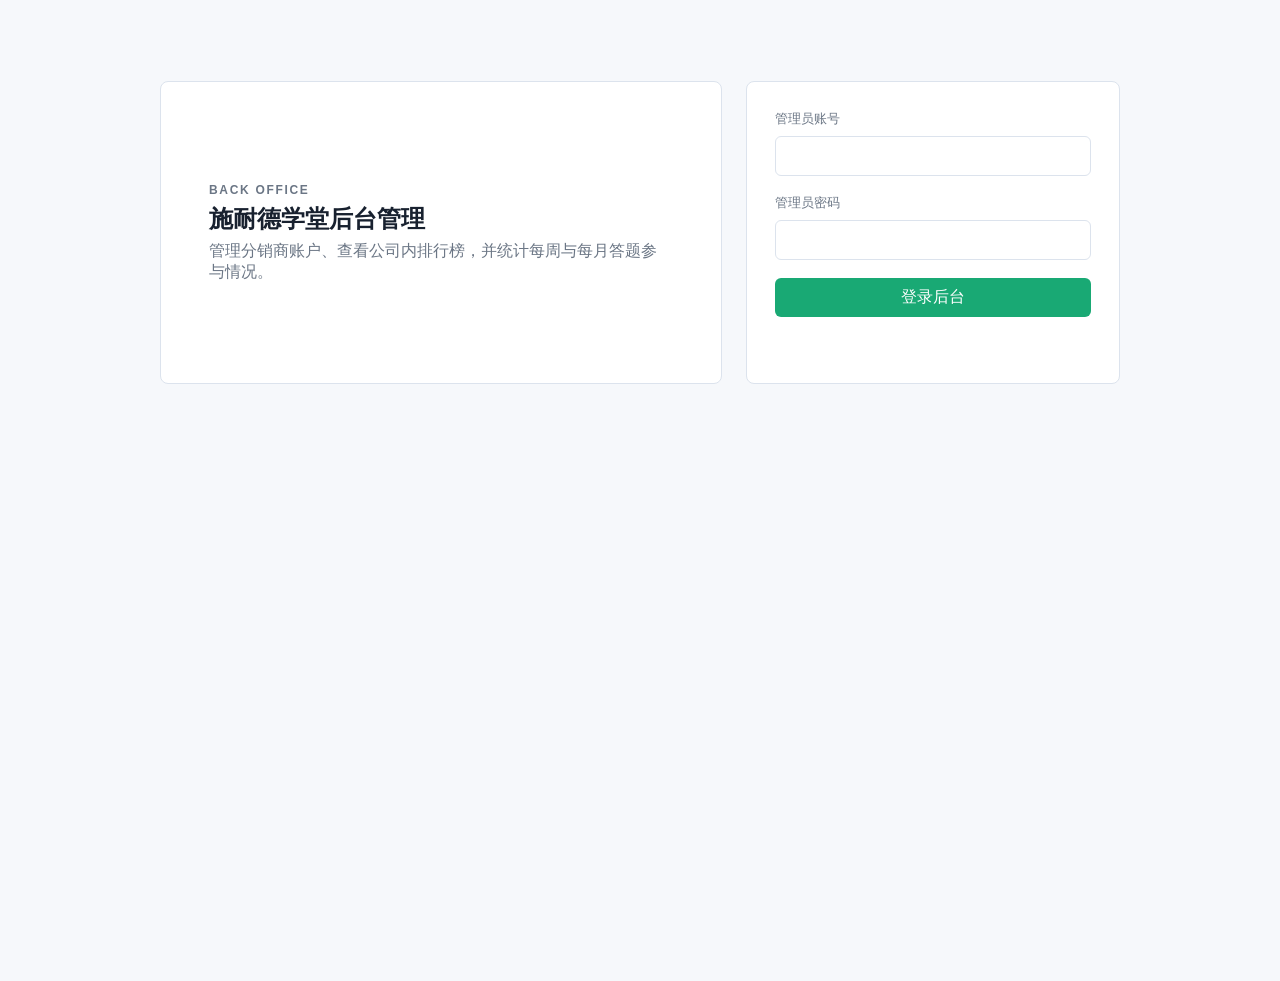
<file: backcontrol/index.html>
<!DOCTYPE html>
<html lang="zh-CN">
<head>
  <meta charset="UTF-8">
  <meta name="viewport" content="width=device-width, initial-scale=1.0">
  <title>施耐德学堂后台管理</title>
  <link rel="stylesheet" href="./styles.css">
</head>
<body>
  <main class="app-shell">
    <section class="login-panel" id="loginPanel">
      <div class="brand-block">
        <p class="eyebrow">Back Office</p>
        <h1>施耐德学堂后台管理</h1>
        <p>管理分销商账户、查看公司内排行榜，并统计每周与每月答题参与情况。</p>
      </div>
      <form id="loginForm" class="login-form">
        <label>
          <span>管理员账号</span>
          <input name="username" autocomplete="username" required>
        </label>
        <label>
          <span>管理员密码</span>
          <input name="password" type="password" autocomplete="current-password" required>
        </label>
        <button class="primary-btn" type="submit">登录后台</button>
        <p id="loginFeedback" class="feedback"></p>
      </form>
    </section>

    <section class="dashboard hidden" id="dashboard">
      <aside class="sidebar">
        <div>
          <p class="eyebrow">Schneider</p>
          <h2>后台管理</h2>
        </div>
        <nav class="tabs" aria-label="后台模块">
          <button class="tab-btn active" data-tab="leaderboard">公司排行榜</button>
          <button class="tab-btn" data-tab="globalLeaderboard">全员排行榜</button>
          <button class="tab-btn" data-tab="energyStats">学员能量统计</button>
          <button class="tab-btn" data-tab="accounts">账户管理</button>
          <button class="tab-btn" data-tab="orders">兑换订单<span class="order-dot hidden" id="ordersPendingDot"></span></button>
          <button class="tab-btn" data-tab="rewards">奖励记录</button>
          <button class="tab-btn" data-tab="participation">答题参与统计</button>
        </nav>
        <button id="logoutBtn" class="ghost-btn">退出登录</button>
      </aside>

      <section class="content">
        <header class="topbar">
          <div>
            <p class="eyebrow">API</p>
            <h1>分销商培训运营看板</h1>
          </div>
          <div class="api-chip" id="apiBaseLabel"></div>
        </header>

        <section class="view active" id="leaderboardView">
          <div class="section-head">
            <div>
              <h2>公司员工排行榜</h2>
              <p>选择公司后查看该公司员工累计每日答题排行榜。</p>
            </div>
            <button class="ghost-btn" id="refreshLeaderboardBtn">刷新</button>
          </div>
          <div class="filters">
            <label>
              <span>省份</span>
              <input id="leaderboardProvince" data-options="leaderboardProvinceOptions" placeholder="输入省份筛选" autocomplete="off">
              <div class="search-options hidden" id="leaderboardProvinceOptions"></div>
            </label>
            <label>
              <span>公司</span>
              <input id="leaderboardCompany" data-options="leaderboardCompanyOptions" placeholder="输入公司关键词" autocomplete="off">
              <div class="search-options hidden" id="leaderboardCompanyOptions"></div>
            </label>
          </div>
          <div class="table-wrap">
            <table>
              <thead>
                <tr>
                  <th>排名</th>
                  <th>员工</th>
                  <th>岗位</th>
                  <th>答对数</th>
                  <th>答题数</th>
                  <th>用时</th>
                  <th>能量值</th>
                </tr>
              </thead>
              <tbody id="leaderboardBody"></tbody>
            </table>
          </div>
        </section>

        <section class="view" id="globalLeaderboardView">
          <div class="section-head">
            <div>
              <h2>全员排行榜</h2>
              <p>查看所有已答题员工的总榜和月榜，每页显示 20 人。</p>
            </div>
            <button class="ghost-btn" id="refreshGlobalLeaderboardBtn">刷新</button>
          </div>
          <div class="filters">
            <label>
              <span>榜单类型</span>
              <select id="globalLeaderboardScope">
                <option value="total">总榜</option>
                <option value="month">月榜</option>
              </select>
            </label>
            <label id="globalLeaderboardMonthWrap" class="hidden">
              <span>月份</span>
              <input id="globalLeaderboardMonth" type="month">
            </label>
            <label>
              <span>搜索</span>
              <input id="globalLeaderboardSearch" placeholder="姓名、手机号、公司">
            </label>
          </div>
          <div class="table-wrap">
            <table>
              <thead id="globalLeaderboardHead"></thead>
              <tbody id="globalLeaderboardBody"></tbody>
            </table>
          </div>
          <div class="pagination-bar">
            <span id="globalLeaderboardSummary">共 0 人</span>
            <div class="header-actions">
              <button class="ghost-btn" id="prevGlobalLeaderboardPageBtn">上一页</button>
              <span id="globalLeaderboardPageInfo">第 1 页</span>
              <button class="ghost-btn" id="nextGlobalLeaderboardPageBtn">下一页</button>
            </div>
          </div>
        </section>

        <section class="view" id="energyStatsView">
          <div class="section-head">
            <div>
              <h2>学员能量统计</h2>
              <p>查看所有学员历史累计获得的总能量，不扣减已兑换能量。</p>
            </div>
            <div class="header-actions">
              <button class="ghost-btn" id="exportEnergyStatsBtn">导出Excel</button>
              <button class="ghost-btn" id="refreshEnergyStatsBtn">刷新</button>
            </div>
          </div>
          <div class="filters">
            <label>
              <span>省份</span>
              <input id="energyProvince" data-options="energyProvinceOptions" placeholder="输入省份筛选" autocomplete="off">
              <div class="search-options hidden" id="energyProvinceOptions"></div>
            </label>
            <label>
              <span>公司</span>
              <input id="energyCompany" data-options="energyCompanyOptions" placeholder="输入公司关键词" autocomplete="off">
              <div class="search-options hidden" id="energyCompanyOptions"></div>
            </label>
            <label>
              <span>搜索</span>
              <input id="energySearch" placeholder="姓名、手机号、公司">
            </label>
            <button class="ghost-btn" id="searchEnergyStatsBtn">查询</button>
          </div>
          <div class="table-wrap">
            <table>
              <thead>
                <tr>
                  <th>排名</th>
                  <th>学员</th>
                  <th>公司</th>
                  <th>岗位</th>
                  <th>手机号</th>
                  <th>已获得总能量</th>
                  <th>答对数</th>
                  <th>答题数</th>
                </tr>
              </thead>
              <tbody id="energyStatsBody"></tbody>
            </table>
          </div>
          <div class="pagination-bar">
            <span id="energyStatsSummary">共 0 人</span>
            <div class="header-actions">
              <button class="ghost-btn" id="prevEnergyStatsPageBtn">上一页</button>
              <span id="energyStatsPageInfo">第 1 页</span>
              <button class="ghost-btn" id="nextEnergyStatsPageBtn">下一页</button>
            </div>
          </div>
        </section>

        <section class="view" id="accountsView">
          <div class="section-head">
            <div>
              <h2>新账户开通、修改、删除</h2>
              <p>维护手机号、公司、岗位和认证状态。</p>
            </div>
            <div class="header-actions">
              <button class="ghost-btn" id="exportUsersBtn">一键导出账户 XLSX</button>
              <button class="ghost-btn" id="resetUserBtn">新增账户</button>
            </div>
          </div>

          <form id="userForm" class="form-card">
            <input type="hidden" name="id">
            <div class="form-grid">
              <label><span>姓名</span><input name="real_name" required></label>
              <label><span>昵称</span><input name="nickname"></label>
              <label><span>手机号</span><input name="phone"></label>
              <label><span>省份</span><input name="province"></label>
              <label><span>公司</span><input name="company" required></label>
              <label><span>岗位</span><input name="job_role" placeholder="如：销售、技术、商务"></label>
              <label class="checkbox-row">
                <input type="checkbox" name="profile_verified">
                <span>资料已认证</span>
              </label>
            </div>
            <div class="form-actions">
              <button class="primary-btn" type="submit">保存账户</button>
              <p id="userFeedback" class="feedback"></p>
            </div>
          </form>

          <div class="filters">
            <label><span>省份筛选</span><select id="userProvinceFilter"></select></label>
            <label><span>公司筛选</span><select id="userCompanyFilter"></select></label>
            <label><span>岗位</span><select id="userRoleFilter"><option value="">全部</option></select></label>
            <label><span>搜索</span><input id="userSearch" placeholder="姓名、手机号、账号、公司"></label>
            <button class="ghost-btn" id="refreshUsersBtn">查询</button>
          </div>

          <div class="table-wrap">
            <table>
              <thead>
                <tr>
                  <th>姓名</th>
                  <th>公司</th>
                  <th>岗位</th>
                  <th>手机号</th>
                  <th>认证</th>
                  <th>操作</th>
                </tr>
              </thead>
              <tbody id="usersBody"></tbody>
            </table>
          </div>
          <div class="pagination-bar">
            <span id="usersPagerSummary">共 0 条</span>
            <div class="row-actions">
              <button class="ghost-btn" id="prevUsersPageBtn">上一页</button>
              <button class="ghost-btn" id="nextUsersPageBtn">下一页</button>
            </div>
          </div>
        </section>

        <section class="view" id="ordersView">
          <div class="section-head">
            <div>
              <h2>用户兑换订单</h2>
              <p>查看兑换提交日期、收货信息、备注和数量，并同步更新小程序订单状态。</p>
            </div>
            <button class="ghost-btn" id="exportOrdersBtn">导出订单 XLSX</button>
          </div>

          <div class="filters">
            <label><span>省份</span><select id="ordersProvince"></select></label>
            <label><span>公司</span><select id="ordersCompany"></select></label>
            <label>
              <span>发货状态</span>
              <select id="ordersStatus">
                <option value="">全部状态</option>
                <option value="pending">待处理</option>
                <option value="approved">已确认</option>
                <option value="delivered">已发货</option>
                <option value="cancelled">已取消</option>
              </select>
            </label>
            <label><span>开始日期</span><input id="ordersDateFrom" type="date"></label>
            <label><span>结束日期</span><input id="ordersDateTo" type="date"></label>
            <label><span>搜索</span><input id="ordersSearch" placeholder="姓名、手机号、商品、地址、备注"></label>
            <button class="ghost-btn" id="loadOrdersBtn">查询</button>
          </div>

          <div id="ordersSummary" class="summary-line"></div>
          <div class="table-wrap orders-table-wrap">
            <table>
              <thead>
                <tr>
                  <th>提交日期</th>
                  <th>用户</th>
                  <th>公司</th>
                  <th>商品</th>
                  <th>数量</th>
                  <th>能量</th>
                  <th>收货信息</th>
                  <th>备注</th>
                  <th>状态</th>
                </tr>
              </thead>
              <tbody id="ordersBody"></tbody>
            </table>
          </div>
        </section>

        <section class="view" id="rewardsView">
          <div class="section-head">
            <div>
              <h2>奖励记录</h2>
              <p>按月份查看月底月榜奖励和月初幸运抽奖中奖情况。</p>
            </div>
            <div class="header-actions">
              <button class="ghost-btn" id="exportRewardsBtn">导出奖励 XLSX</button>
              <button class="ghost-btn" id="loadRewardsBtn">查询</button>
            </div>
          </div>

          <div class="filters">
            <label><span>月份</span><input id="rewardsMonth" type="month"></label>
            <label>
              <span>奖励类型</span>
              <select id="rewardsType">
                <option value="all">全部奖励</option>
                <option value="monthly_rank_reward">月底奖励</option>
                <option value="lottery_reward">月初抽奖</option>
              </select>
            </label>
            <label><span>搜索</span><input id="rewardsSearch" placeholder="姓名、手机号、公司"></label>
          </div>

          <div id="rewardsSummary" class="summary-line"></div>
          <div class="table-wrap orders-table-wrap">
            <table>
              <thead>
                <tr>
                  <th>发放时间</th>
                  <th>用户</th>
                  <th>公司</th>
                  <th>岗位</th>
                  <th>奖励类型</th>
                  <th>名次/奖项</th>
                  <th>奖励能量</th>
                  <th>说明</th>
                </tr>
              </thead>
              <tbody id="rewardsBody"></tbody>
            </table>
          </div>
        </section>

        <section class="view" id="participationView">
          <div class="section-head">
            <div>
              <h2>答题参与统计</h2>
              <p>每周看参与公司和员工，每月统计员工参加了几个星期。</p>
            </div>
            <button class="ghost-btn" id="exportAllParticipationBtn">导出全部答题数据 XLSX</button>
          </div>

          <div class="report-grid">
            <div class="report-panel">
              <div class="panel-title">
                <h3>周参与名单</h3>
                <button class="ghost-btn" id="loadWeeklyBtn">查询</button>
              </div>
              <div class="filters single-line">
                <label><span>周次</span><input id="weeklyWeek" type="week"></label>
                <label><span>搜索</span><input id="weeklySearch" placeholder="姓名、手机号、公司"></label>
                <label>
                  <span>岗位（可多选）</span>
                  <details class="multi-select" id="weeklyRolePicker">
                    <summary id="weeklyRoleSummary">全部岗位</summary>
                    <div class="multi-options" id="weeklyRoleOptions"></div>
                  </details>
                </label>
                <button class="ghost-btn" id="exportWeeklyBtn">导出周报 XLSX</button>
              </div>
              <div id="weeklySummary" class="summary-line"></div>
              <div class="table-wrap compact">
                <table>
                  <thead><tr><th>公司</th><th>员工</th><th>岗位</th><th>答题</th><th>答对</th></tr></thead>
                  <tbody id="weeklyBody"></tbody>
                </table>
              </div>
            </div>

            <div class="report-panel">
              <div class="panel-title">
                <h3>月度参与统计</h3>
                <button class="ghost-btn" id="loadMonthlyBtn">查询</button>
              </div>
              <div class="filters single-line">
                <label><span>月份</span><input id="monthlyMonth" type="month"></label>
                <label>
                  <span>省份</span>
                  <input id="monthlyProvince" data-options="monthlyProvinceOptions" placeholder="输入省份筛选" autocomplete="off">
                  <div class="search-options hidden" id="monthlyProvinceOptions"></div>
                </label>
                <label>
                  <span>公司</span>
                  <input id="monthlyCompany" data-options="monthlyCompanyOptions" placeholder="输入公司关键词" autocomplete="off">
                  <div class="search-options hidden" id="monthlyCompanyOptions"></div>
                </label>
                <label>
                  <span>岗位（可多选）</span>
                  <details class="multi-select" id="monthlyRolePicker">
                    <summary id="monthlyRoleSummary">全部岗位</summary>
                    <div class="multi-options" id="monthlyRoleOptions"></div>
                  </details>
                </label>
                <button class="ghost-btn" id="exportMonthlyBtn">导出月报 XLSX</button>
              </div>
              <div id="monthlySummary" class="summary-line"></div>
              <div class="table-wrap compact">
                <table>
                  <thead><tr><th>公司</th><th>员工</th><th>岗位</th><th>参加周数</th><th>周次</th><th>答题</th><th>答对</th></tr></thead>
                  <tbody id="monthlyBody"></tbody>
                </table>
              </div>
            </div>
          </div>
        </section>
      </section>
    </section>
  </main>

  <script src="./app.js"></script>
</body>
</html>
</file>
<file: backcontrol/styles.css>
:root {
  --bg: #f6f8fb;
  --panel: #ffffff;
  --line: #dce3ed;
  --text: #18212f;
  --muted: #6b7685;
  --brand: #19a974;
  --brand-dark: #0f7e59;
  --danger: #c94040;
  --soft: #eef8f4;
}

* {
  box-sizing: border-box;
}

body {
  margin: 0;
  background: var(--bg);
  color: var(--text);
  font-family: "Microsoft YaHei", "PingFang SC", Arial, sans-serif;
}

button,
input,
select {
  font: inherit;
}

button {
  cursor: pointer;
}

.app-shell {
  min-height: 100vh;
}

.hidden {
  display: none !important;
}

.login-panel {
  width: min(960px, calc(100% - 32px));
  margin: 9vh auto;
  display: grid;
  grid-template-columns: minmax(0, 1.2fr) minmax(320px, 0.8fr);
  gap: 24px;
  align-items: stretch;
}

.brand-block,
.login-form,
.content,
.form-card,
.report-panel {
  background: var(--panel);
  border: 1px solid var(--line);
  border-radius: 8px;
}

.brand-block {
  padding: 48px;
  display: grid;
  align-content: center;
}

.brand-block h1,
.topbar h1,
.section-head h2,
.sidebar h2 {
  margin: 6px 0;
}

.brand-block p,
.section-head p {
  margin: 0;
  color: var(--muted);
}

.eyebrow {
  margin: 0;
  color: var(--brand-dark);
  font-size: 12px;
  font-weight: 700;
  letter-spacing: 0.14em;
  text-transform: uppercase;
}

.login-form {
  padding: 28px;
  display: grid;
  gap: 18px;
}

label {
  display: grid;
  gap: 8px;
  color: var(--muted);
  font-size: 13px;
}

input,
select {
  min-height: 40px;
  border: 1px solid var(--line);
  border-radius: 6px;
  padding: 8px 10px;
  background: #fff;
  color: var(--text);
}

.primary-btn,
.ghost-btn,
.danger-btn {
  min-height: 38px;
  border-radius: 6px;
  padding: 8px 14px;
  border: 1px solid transparent;
}

.primary-btn {
  background: var(--brand);
  color: #fff;
}

.ghost-btn {
  background: #fff;
  color: var(--brand-dark);
  border-color: rgba(25, 169, 116, 0.28);
}

.danger-btn {
  background: #fff;
  color: var(--danger);
  border-color: rgba(201, 64, 64, 0.25);
}

.feedback {
  min-height: 20px;
  margin: 0;
  color: var(--brand-dark);
}

.feedback.error {
  color: var(--danger);
}

.dashboard {
  display: grid;
  grid-template-columns: 240px minmax(0, 1fr);
  min-height: 100vh;
}

.sidebar {
  padding: 24px;
  border-right: 1px solid var(--line);
  background: #fff;
  display: grid;
  align-content: start;
  gap: 22px;
  position: sticky;
  top: 0;
  height: 100vh;
}

.tabs {
  display: grid;
  gap: 8px;
}

.tab-btn {
  border: 0;
  border-radius: 6px;
  background: transparent;
  text-align: left;
  padding: 12px;
  color: var(--muted);
  position: relative;
}

.tab-btn.active {
  background: var(--soft);
  color: var(--brand-dark);
  font-weight: 700;
}

.order-dot {
  position: absolute;
  top: 10px;
  right: 10px;
  width: 9px;
  height: 9px;
  border-radius: 50%;
  background: #e53935;
  box-shadow: 0 0 0 3px rgba(229, 57, 53, 0.14);
}

.content {
  margin: 24px;
  padding: 22px;
  min-width: 0;
}

.topbar,
.section-head,
.panel-title,
.form-actions {
  display: flex;
  align-items: center;
  justify-content: space-between;
  gap: 16px;
}

.header-actions,
.pagination-bar {
  display: flex;
  align-items: center;
  justify-content: space-between;
  gap: 12px;
  flex-wrap: wrap;
}

.pagination-bar {
  margin-top: 12px;
  color: var(--muted);
}

.multi-select {
  position: relative;
  min-width: 180px;
}

.multi-select summary {
  min-height: 40px;
  border: 1px solid var(--line);
  border-radius: 6px;
  padding: 9px 10px;
  background: #fff;
  color: var(--text);
  cursor: pointer;
  list-style: none;
}

.multi-select summary::-webkit-details-marker {
  display: none;
}

.multi-options {
  position: absolute;
  z-index: 20;
  width: 100%;
  max-height: 240px;
  overflow: auto;
  margin-top: 4px;
  padding: 8px;
  background: #fff;
  border: 1px solid var(--line);
  border-radius: 6px;
  box-shadow: 0 12px 28px rgba(24, 33, 47, 0.12);
}

.multi-option {
  display: flex;
  align-items: center;
  gap: 8px;
  padding: 7px 6px;
  color: var(--text);
}

.multi-option input {
  min-height: auto;
}

.api-chip {
  max-width: 48%;
  overflow: hidden;
  text-overflow: ellipsis;
  white-space: nowrap;
  color: var(--muted);
  background: #f2f5f8;
  border: 1px solid var(--line);
  border-radius: 999px;
  padding: 8px 12px;
  font-size: 12px;
}

.view {
  display: none;
  margin-top: 24px;
}

.view.active {
  display: block;
}

.filters {
  display: flex;
  flex-wrap: wrap;
  gap: 12px;
  align-items: end;
  margin: 18px 0;
}

.filters label {
  position: relative;
  min-width: 180px;
}

.single-line label {
  min-width: 150px;
}

.search-options {
  position: absolute;
  z-index: 30;
  left: 0;
  right: 0;
  top: calc(100% + 4px);
  max-height: 220px;
  overflow: auto;
  padding: 4px;
  background: #fff;
  border: 1px solid var(--line);
  border-radius: 6px;
  box-shadow: 0 12px 28px rgba(24, 33, 47, 0.12);
}

.search-option {
  width: 100%;
  min-height: 32px;
  border: 0;
  border-radius: 4px;
  padding: 6px 8px;
  background: #fff;
  color: var(--text);
  text-align: left;
}

.search-option:hover,
.search-option.active {
  background: var(--soft);
  color: var(--brand-dark);
}

.search-option.empty {
  color: var(--muted);
  cursor: default;
}

.form-card {
  padding: 18px;
  margin: 18px 0;
}

.form-grid {
  display: grid;
  grid-template-columns: repeat(auto-fit, minmax(170px, 1fr));
  gap: 14px;
}

.checkbox-row {
  display: flex;
  align-items: center;
  gap: 8px;
  padding-top: 25px;
}

.checkbox-row input {
  min-height: auto;
}

.form-actions {
  margin-top: 14px;
  justify-content: flex-start;
}

.table-wrap {
  overflow: auto;
  border: 1px solid var(--line);
  border-radius: 8px;
  background: #fff;
}

.table-wrap.compact {
  max-height: 520px;
}

table {
  width: 100%;
  border-collapse: collapse;
  min-width: 760px;
}

th,
td {
  padding: 12px 10px;
  border-bottom: 1px solid #edf1f5;
  text-align: left;
  vertical-align: middle;
}

th {
  position: sticky;
  top: 0;
  background: #f8fafc;
  z-index: 1;
  color: #445063;
  font-weight: 700;
}

.row-actions {
  display: flex;
  gap: 8px;
  flex-wrap: wrap;
}

.pill {
  display: inline-flex;
  align-items: center;
  border-radius: 999px;
  padding: 4px 8px;
  background: var(--soft);
  color: var(--brand-dark);
  font-size: 12px;
}

.report-grid {
  display: grid;
  grid-template-columns: 1fr;
  gap: 18px;
}

.report-panel {
  padding: 18px;
}

.panel-title h3 {
  margin: 0;
}

.summary-line {
  margin: 8px 0 12px;
  color: var(--muted);
}

.muted {
  margin-top: 4px;
  color: var(--muted);
  font-size: 12px;
}

.orders-table-wrap table {
  min-width: 1280px;
}

.order-status-select {
  min-width: 104px;
}

@media (max-width: 860px) {
  .login-panel,
  .dashboard {
    grid-template-columns: 1fr;
  }

  .sidebar {
    height: auto;
    position: static;
  }

  .content {
    margin: 12px;
  }

  .topbar,
  .section-head,
  .panel-title {
    align-items: flex-start;
    flex-direction: column;
  }

  .api-chip {
    max-width: 100%;
  }
}
</file>
<file: 分销系统/backcontrol/styles.css>
:root {
  --bg: #f6f8fb;
  --panel: #ffffff;
  --line: #dce3ed;
  --text: #18212f;
  --muted: #6b7685;
  --brand: #19a974;
  --brand-dark: #0f7e59;
  --danger: #c94040;
  --soft: #eef8f4;
}

* {
  box-sizing: border-box;
}

body {
  margin: 0;
  background: var(--bg);
  color: var(--text);
  font-family: "Microsoft YaHei", "PingFang SC", Arial, sans-serif;
}

button,
input,
select {
  font: inherit;
}

button {
  cursor: pointer;
}

.app-shell {
  min-height: 100vh;
}

.hidden {
  display: none !important;
}

.login-panel {
  width: min(960px, calc(100% - 32px));
  margin: 9vh auto;
  display: grid;
  grid-template-columns: minmax(0, 1.2fr) minmax(320px, 0.8fr);
  gap: 24px;
  align-items: stretch;
}

.brand-block,
.login-form,
.content,
.form-card,
.report-panel {
  background: var(--panel);
  border: 1px solid var(--line);
  border-radius: 8px;
}

.brand-block {
  padding: 48px;
  display: grid;
  align-content: center;
}

.brand-block h1,
.topbar h1,
.section-head h2,
.sidebar h2 {
  margin: 6px 0;
}

.brand-block p,
.section-head p {
  margin: 0;
  color: var(--muted);
}

.eyebrow {
  margin: 0;
  color: var(--brand-dark);
  font-size: 12px;
  font-weight: 700;
  letter-spacing: 0.14em;
  text-transform: uppercase;
}

.login-form {
  padding: 28px;
  display: grid;
  gap: 18px;
}

label {
  display: grid;
  gap: 8px;
  color: var(--muted);
  font-size: 13px;
}

input,
select {
  min-height: 40px;
  border: 1px solid var(--line);
  border-radius: 6px;
  padding: 8px 10px;
  background: #fff;
  color: var(--text);
}

.primary-btn,
.ghost-btn,
.danger-btn {
  min-height: 38px;
  border-radius: 6px;
  padding: 8px 14px;
  border: 1px solid transparent;
}

.primary-btn {
  background: var(--brand);
  color: #fff;
}

.ghost-btn {
  background: #fff;
  color: var(--brand-dark);
  border-color: rgba(25, 169, 116, 0.28);
}

.danger-btn {
  background: #fff;
  color: var(--danger);
  border-color: rgba(201, 64, 64, 0.25);
}

.feedback {
  min-height: 20px;
  margin: 0;
  color: var(--brand-dark);
}

.feedback.error {
  color: var(--danger);
}

.dashboard {
  display: grid;
  grid-template-columns: 240px minmax(0, 1fr);
  min-height: 100vh;
}

.sidebar {
  padding: 24px;
  border-right: 1px solid var(--line);
  background: #fff;
  display: grid;
  align-content: start;
  gap: 22px;
  position: sticky;
  top: 0;
  height: 100vh;
}

.tabs {
  display: grid;
  gap: 8px;
}

.tab-btn {
  border: 0;
  border-radius: 6px;
  background: transparent;
  text-align: left;
  padding: 12px;
  color: var(--muted);
  position: relative;
}

.tab-btn.active {
  background: var(--soft);
  color: var(--brand-dark);
  font-weight: 700;
}

.order-dot {
  position: absolute;
  top: 10px;
  right: 10px;
  width: 9px;
  height: 9px;
  border-radius: 50%;
  background: #e53935;
  box-shadow: 0 0 0 3px rgba(229, 57, 53, 0.14);
}

.content {
  margin: 24px;
  padding: 22px;
  min-width: 0;
}

.topbar,
.section-head,
.panel-title,
.form-actions {
  display: flex;
  align-items: center;
  justify-content: space-between;
  gap: 16px;
}

.header-actions,
.pagination-bar {
  display: flex;
  align-items: center;
  justify-content: space-between;
  gap: 12px;
  flex-wrap: wrap;
}

.pagination-bar {
  margin-top: 12px;
  color: var(--muted);
}

.multi-select {
  position: relative;
  min-width: 180px;
}

.multi-select summary {
  min-height: 40px;
  border: 1px solid var(--line);
  border-radius: 6px;
  padding: 9px 10px;
  background: #fff;
  color: var(--text);
  cursor: pointer;
  list-style: none;
}

.multi-select summary::-webkit-details-marker {
  display: none;
}

.multi-options {
  position: absolute;
  z-index: 20;
  width: 100%;
  max-height: 240px;
  overflow: auto;
  margin-top: 4px;
  padding: 8px;
  background: #fff;
  border: 1px solid var(--line);
  border-radius: 6px;
  box-shadow: 0 12px 28px rgba(24, 33, 47, 0.12);
}

.multi-option {
  display: flex;
  align-items: center;
  gap: 8px;
  padding: 7px 6px;
  color: var(--text);
}

.multi-option input {
  min-height: auto;
}

.api-chip {
  max-width: 48%;
  overflow: hidden;
  text-overflow: ellipsis;
  white-space: nowrap;
  color: var(--muted);
  background: #f2f5f8;
  border: 1px solid var(--line);
  border-radius: 999px;
  padding: 8px 12px;
  font-size: 12px;
}

.view {
  display: none;
  margin-top: 24px;
}

.view.active {
  display: block;
}

.filters {
  display: flex;
  flex-wrap: wrap;
  gap: 12px;
  align-items: end;
  margin: 18px 0;
}

.filters label {
  position: relative;
  min-width: 180px;
}

.single-line label {
  min-width: 150px;
}

.search-options {
  position: absolute;
  z-index: 30;
  left: 0;
  right: 0;
  top: calc(100% + 4px);
  max-height: 220px;
  overflow: auto;
  padding: 4px;
  background: #fff;
  border: 1px solid var(--line);
  border-radius: 6px;
  box-shadow: 0 12px 28px rgba(24, 33, 47, 0.12);
}

.search-option {
  width: 100%;
  min-height: 32px;
  border: 0;
  border-radius: 4px;
  padding: 6px 8px;
  background: #fff;
  color: var(--text);
  text-align: left;
}

.search-option:hover,
.search-option.active {
  background: var(--soft);
  color: var(--brand-dark);
}

.search-option.empty {
  color: var(--muted);
  cursor: default;
}

.form-card {
  padding: 18px;
  margin: 18px 0;
}

.form-grid {
  display: grid;
  grid-template-columns: repeat(auto-fit, minmax(170px, 1fr));
  gap: 14px;
}

.checkbox-row {
  display: flex;
  align-items: center;
  gap: 8px;
  padding-top: 25px;
}

.checkbox-row input {
  min-height: auto;
}

.form-actions {
  margin-top: 14px;
  justify-content: flex-start;
}

.table-wrap {
  overflow: auto;
  border: 1px solid var(--line);
  border-radius: 8px;
  background: #fff;
}

.table-wrap.compact {
  max-height: 520px;
}

table {
  width: 100%;
  border-collapse: collapse;
  min-width: 760px;
}

th,
td {
  padding: 12px 10px;
  border-bottom: 1px solid #edf1f5;
  text-align: left;
  vertical-align: middle;
}

th {
  position: sticky;
  top: 0;
  background: #f8fafc;
  z-index: 1;
  color: #445063;
  font-weight: 700;
}

.row-actions {
  display: flex;
  gap: 8px;
  flex-wrap: wrap;
}

.pill {
  display: inline-flex;
  align-items: center;
  border-radius: 999px;
  padding: 4px 8px;
  background: var(--soft);
  color: var(--brand-dark);
  font-size: 12px;
}

.report-grid {
  display: grid;
  grid-template-columns: 1fr;
  gap: 18px;
}

.report-panel {
  padding: 18px;
}

.panel-title h3 {
  margin: 0;
}

.summary-line {
  margin: 8px 0 12px;
  color: var(--muted);
}

.muted {
  margin-top: 4px;
  color: var(--muted);
  font-size: 12px;
}

.orders-table-wrap table {
  min-width: 1280px;
}

.order-status-select {
  min-width: 104px;
}

@media (max-width: 860px) {
  .login-panel,
  .dashboard {
    grid-template-columns: 1fr;
  }

  .sidebar {
    height: auto;
    position: static;
  }

  .content {
    margin: 12px;
  }

  .topbar,
  .section-head,
  .panel-title {
    align-items: flex-start;
    flex-direction: column;
  }

  .api-chip {
    max-width: 100%;
  }
}
</file>
